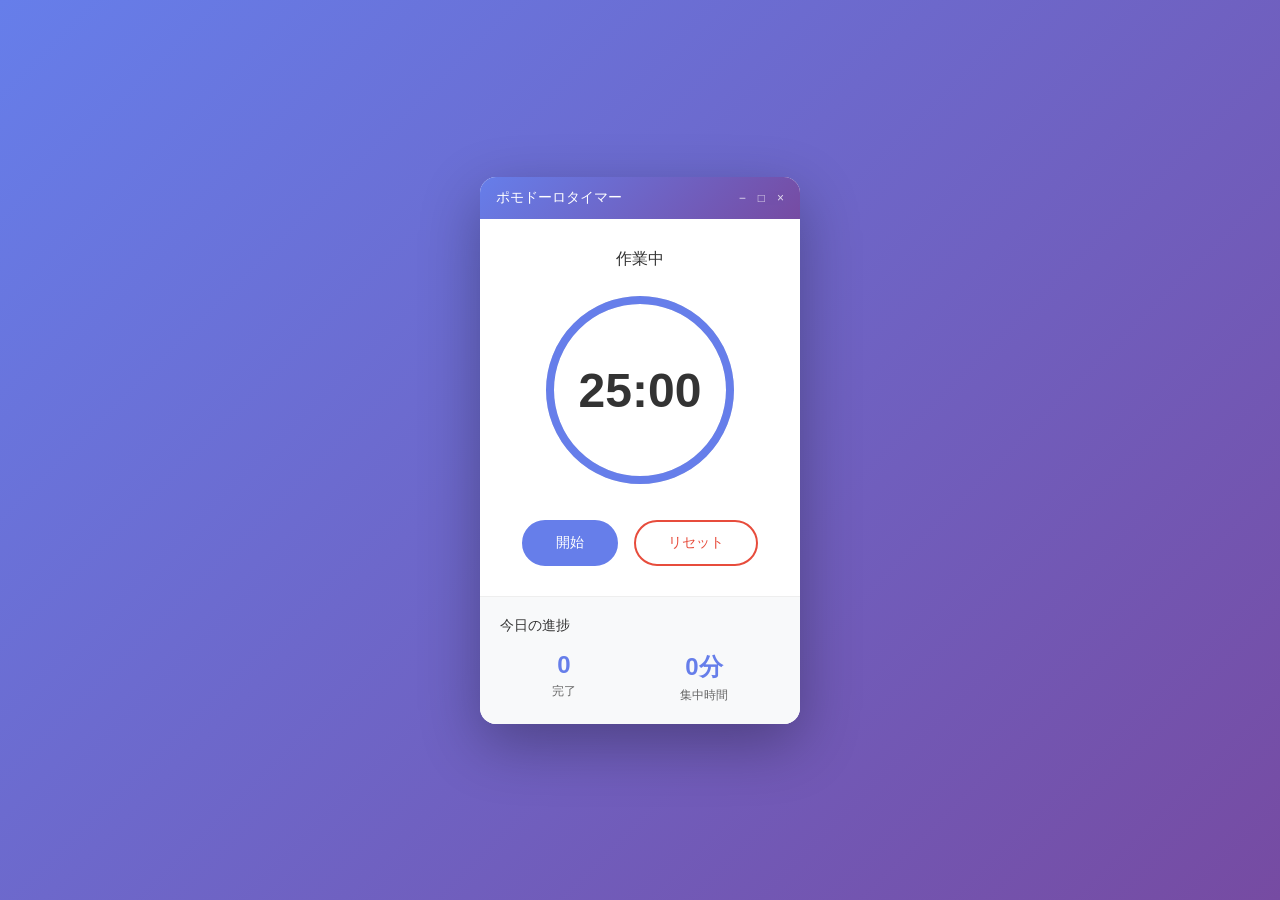
<file: index.html>
<!DOCTYPE html>
<html lang="ja">
<head>
    <meta charset="UTF-8">
    <meta name="viewport" content="width=device-width, initial-scale=1.0">
    <title>ポモドーロタイマー</title>
    <link rel="stylesheet" href="styles.css">
</head>
<body>
    <div class="timer-container">
        <div class="timer-header">
            <span class="title">ポモドーロタイマー</span>
            <div class="window-controls">
                <span>−</span>
                <span>□</span>
                <span>×</span>
            </div>
        </div>
        
        <div class="timer-body">
            <div class="status-label">作業中</div>
            
            <div class="timer-circle-container">
                <svg class="timer-svg" viewBox="0 0 200 200">
                    <circle class="timer-bg" cx="100" cy="100" r="90"></circle>
                    <circle class="timer-progress" cx="100" cy="100" r="90"></circle>
                </svg>
                <div class="timer-display">
                    <span id="minutes">25</span>:<span id="seconds">00</span>
                </div>
            </div>
            
            <div class="timer-controls">
                <button id="startBtn" class="btn btn-start">開始</button>
                <button id="resetBtn" class="btn btn-reset">リセット</button>
            </div>
        </div>
        
        <div class="timer-footer">
            <div class="progress-title">今日の進捗</div>
            <div class="progress-stats">
                <div class="stat">
                    <span id="completedCount" class="stat-value">0</span>
                    <span class="stat-label">完了</span>
                </div>
                <div class="stat">
                    <span id="totalTime" class="stat-value">0分</span>
                    <span class="stat-label">集中時間</span>
                </div>
            </div>
        </div>
    </div>
    
    <script src="timer.js"></script>
</body>
</html>
</file>
<file: styles.css>
* {
    margin: 0;
    padding: 0;
    box-sizing: border-box;
}

body {
    font-family: -apple-system, BlinkMacSystemFont, 'Segoe UI', Roboto, 'Helvetica Neue', Arial, sans-serif;
    background: linear-gradient(135deg, #667eea 0%, #764ba2 100%);
    min-height: 100vh;
    display: flex;
    justify-content: center;
    align-items: center;
    padding: 20px;
}

.timer-container {
    background: #fff;
    border-radius: 16px;
    box-shadow: 0 20px 60px rgba(0, 0, 0, 0.3);
    overflow: hidden;
    width: 100%;
    max-width: 320px;
}

.timer-header {
    background: linear-gradient(135deg, #667eea 0%, #764ba2 100%);
    color: white;
    padding: 12px 16px;
    display: flex;
    justify-content: space-between;
    align-items: center;
}

.timer-header .title {
    font-size: 14px;
    font-weight: 500;
}

.window-controls {
    display: flex;
    gap: 12px;
    font-size: 12px;
    opacity: 0.8;
}

.window-controls span {
    cursor: pointer;
}

.timer-body {
    padding: 30px 20px;
    text-align: center;
}

.status-label {
    font-size: 16px;
    color: #333;
    margin-bottom: 20px;
}

.timer-circle-container {
    position: relative;
    width: 200px;
    height: 200px;
    margin: 0 auto 30px;
}

.timer-svg {
    width: 100%;
    height: 100%;
    transform: rotate(-90deg);
}

.timer-bg {
    fill: none;
    stroke: #e0e0e0;
    stroke-width: 8;
}

.timer-progress {
    fill: none;
    stroke: #667eea;
    stroke-width: 8;
    stroke-linecap: round;
    stroke-dashoffset: 0;
    transition: stroke-dashoffset 0.5s ease;
}

.timer-display {
    position: absolute;
    top: 50%;
    left: 50%;
    transform: translate(-50%, -50%);
    font-size: 48px;
    font-weight: bold;
    color: #333;
}

.timer-controls {
    display: flex;
    justify-content: center;
    gap: 16px;
}

.btn {
    padding: 12px 32px;
    border-radius: 25px;
    font-size: 14px;
    font-weight: 500;
    cursor: pointer;
    transition: all 0.3s ease;
    border: 2px solid transparent;
}

.btn-start {
    background: #667eea;
    color: white;
    border-color: #667eea;
}

.btn-start:hover {
    background: #5a6fd6;
    border-color: #5a6fd6;
}

.btn-start.running {
    background: #e74c3c;
    border-color: #e74c3c;
}

.btn-start.running:hover {
    background: #c0392b;
    border-color: #c0392b;
}

.btn-reset {
    background: white;
    color: #e74c3c;
    border-color: #e74c3c;
}

.btn-reset:hover {
    background: #fdf2f2;
}

.timer-footer {
    background: #f8f9fa;
    padding: 20px;
    border-top: 1px solid #eee;
}

.progress-title {
    font-size: 14px;
    font-weight: 500;
    color: #333;
    margin-bottom: 16px;
}

.progress-stats {
    display: flex;
    justify-content: space-around;
}

.stat {
    text-align: center;
}

.stat-value {
    display: block;
    font-size: 24px;
    font-weight: bold;
    color: #667eea;
}

.stat-label {
    display: block;
    font-size: 12px;
    color: #666;
    margin-top: 4px;
}
</file>
